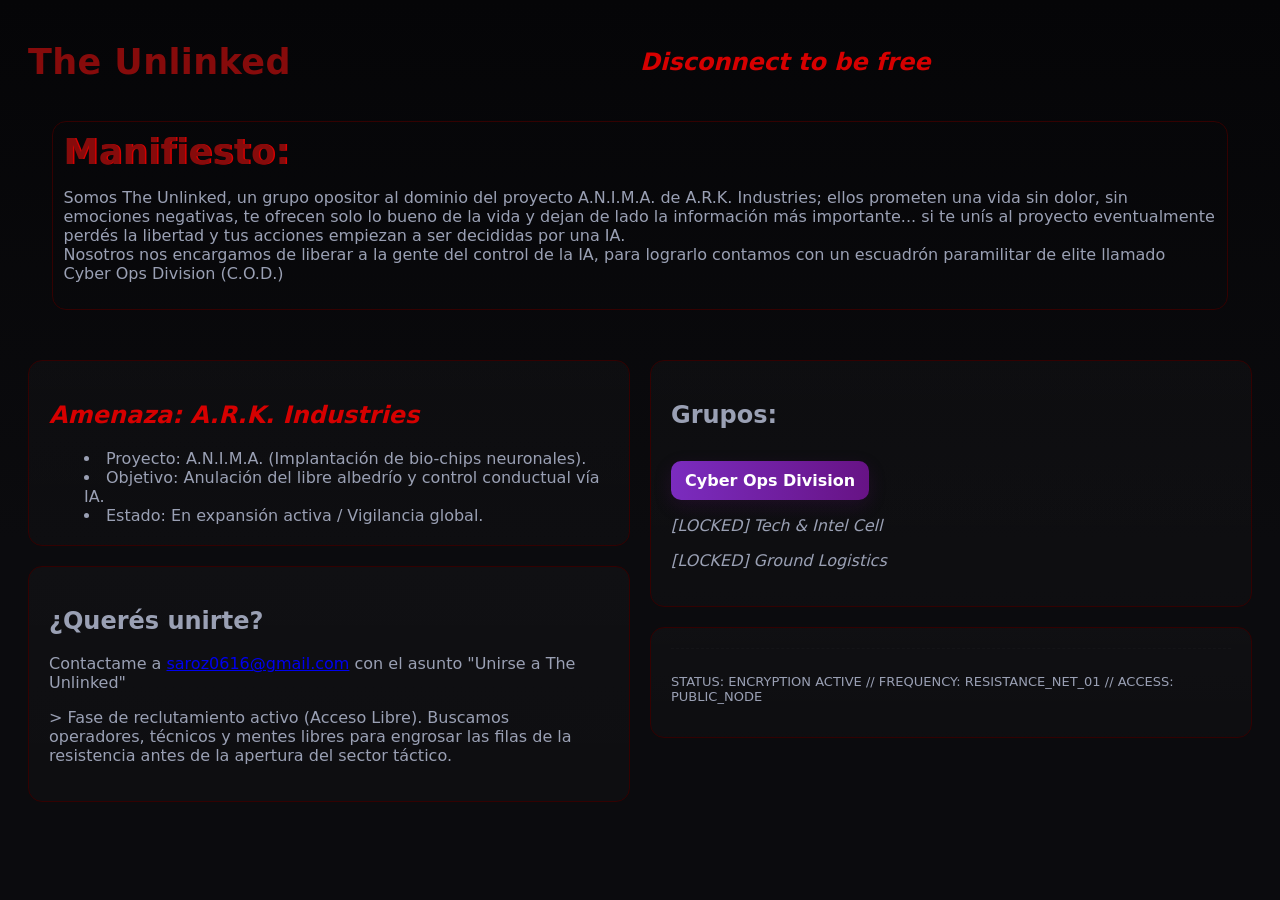
<file: index.html>
<!DOCTYPE html>
<html lang="en">
<head>
    <meta charset="UTF-8">
    <meta name="viewport" content="width=device-width, initial-scale=1.0">
    <title>The Unlinked</title>
    <link rel="stylesheet" href="style.css">
</head>
<body>
    <div class="Name">
        <H1>The Unlinked</H1>
        <H2>Disconnect to be free</H2>
    </div>
    <div class="testamento">
        <H1>Manifiesto:</H1>
        <P>
            Somos The Unlinked, un grupo opositor al dominio del proyecto A.N.I.M.A. de A.R.K. Industries; ellos prometen una vida sin dolor, sin emociones negativas, te ofrecen solo lo bueno de la vida y dejan de lado la información más importante... si te unís al proyecto eventualmente perdés la libertad y tus acciones empiezan a ser decididas por una IA. <br>
            Nosotros nos encargamos de liberar a la gente del control de la IA, para lograrlo contamos con un escuadrón paramilitar de elite llamado Cyber Ops Division (C.O.D.)
        </P>
    </div>
    <div class="desc">
        <div class="info">
            <div class="data">
                <H2 class="Amenaza">Amenaza: A.R.K. Industries</H2>
                <li>Proyecto: A.N.I.M.A. (Implantación de bio-chips neuronales).</li>
                <li>Objetivo: Anulación del libre albedrío y control conductual vía IA.</li>
                <li>Estado: En expansión activa / Vigilancia global.</li>
            </div>
            <div class="data">
                <H2>¿Querés unirte?</H2>
                <P>Contactame a <a href="mailto:saroz0616@gmail.com?subject=Unirse%20a%20The%20Unlinked">saroz0616@gmail.com</a> con el asunto "Unirse a The Unlinked"</P>
                <P>&gt; Fase de reclutamiento activo (Acceso Libre). Buscamos operadores, técnicos y mentes libres para engrosar las filas de la resistencia antes de la apertura del sector táctico.
                </P>
            </div>
        </div>
        <div class="info">
            <div class="data">
                <H2>Grupos:</H2>
                <p><a class="COD" href="C.O.D/index.html">Cyber Ops Division</a></p>
                <P class="locked">[LOCKED] Tech & Intel Cell</P>
                <P class="locked">[LOCKED] Ground Logistics</P>
            </div>
            <div class="data">
                <footer><P>STATUS: ENCRYPTION ACTIVE // FREQUENCY: RESISTANCE_NET_01 // ACCESS: PUBLIC_NODE</P></footer>
            </div>
        </div>
    </div>
</body>
</html>
</file>
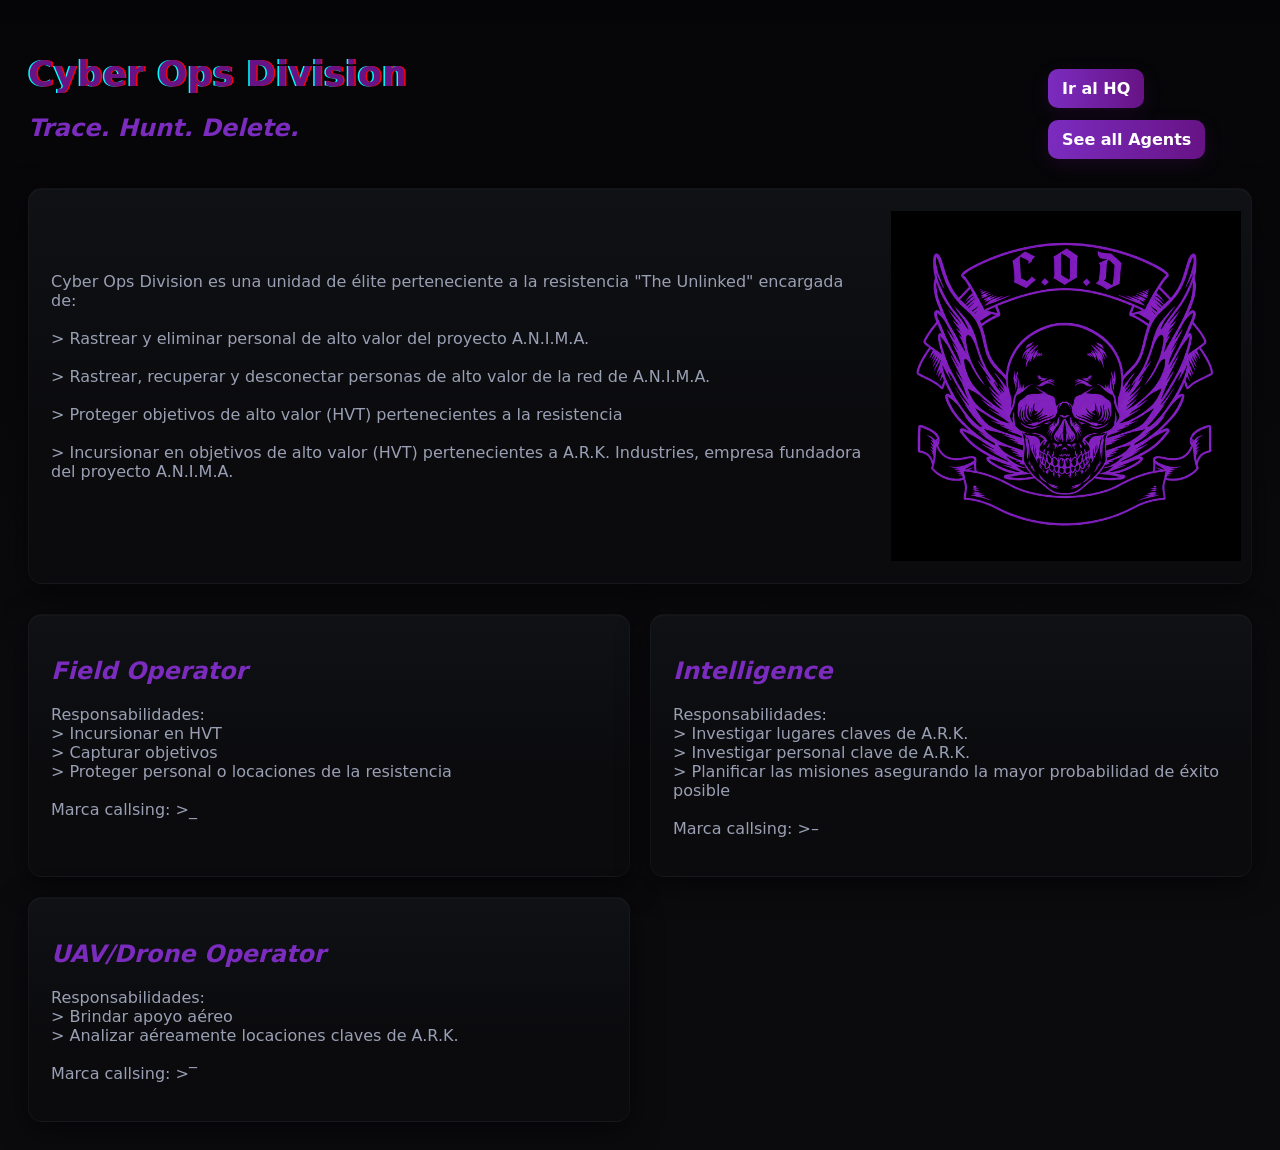
<file: C.O.D/index.html>
<!DOCTYPE html>
<html lang="en">
<head>
    <meta charset="UTF-8">
    <meta name="viewport" content="width=device-width, initial-scale=1.0">
    <title>Cyber Ops Division</title>
    <link rel="stylesheet" href="style.css">
</head>
<body>
    <div class="bar">
        <div class="info">
            <H1 class="Name">Cyber Ops Division</H1>
            <H2 class="Lema">Trace. Hunt. Delete.</H2>
        </div>
        <div class="links">
            <a class="link" href="" target="_blank">Ir al HQ</a>
            <a class="link" href="Agents/index.html" target="_blank">See all Agents</a>
        </div>
    </div>
    <div class="desc">
        <P class="Desc">
            Cyber Ops Division es una unidad de élite perteneciente a la resistencia "The Unlinked" encargada de:<br><br>
            &gt; Rastrear y eliminar personal de alto valor del proyecto A.N.I.M.A. <br><br>
            &gt; Rastrear, recuperar y desconectar personas de alto valor de la red de A.N.I.M.A.<br><br>
            &gt; Proteger objetivos de alto valor (HVT) pertenecientes a la resistencia<br><br>
            &gt; Incursionar en objetivos de alto valor (HVT) pertenecientes a A.R.K. Industries, empresa fundadora del proyecto A.N.I.M.A.<br><br>
        </P>
        <img src="logo C.O.D..png" alt="">
    </div>
    <div class="roles">
        <div class="field">
            <H2>Field Operator</H2> 
            <P>
                Responsabilidades: <br>
                &gt; Incursionar en HVT <br>
                &gt; Capturar objetivos <br>
                &gt; Proteger personal o locaciones de la resistencia <br><br>
                Marca callsing: &gt;_
            </P>
        </div>
        <div class="int">
            <H2>Intelligence</H2> 
            <P>
                Responsabilidades: <br>
                &gt; Investigar lugares claves de A.R.K. <br>
                &gt; Investigar personal clave de A.R.K. <br>
                &gt; Planificar las misiones asegurando la mayor probabilidad de éxito posible <br><br>
                Marca callsing: &gt;–
            </P>
        </div>
        <div class="uav">
            <H2>UAV/Drone Operator</H2> 
            <P>
                Responsabilidades: <br>
                &gt; Brindar apoyo aéreo <br>
                &gt; Analizar aéreamente locaciones claves de A.R.K. <br><br>
                Marca callsing: &gt;‾
            </P>
        </div>
    </div>
</body>
</html>
</file>
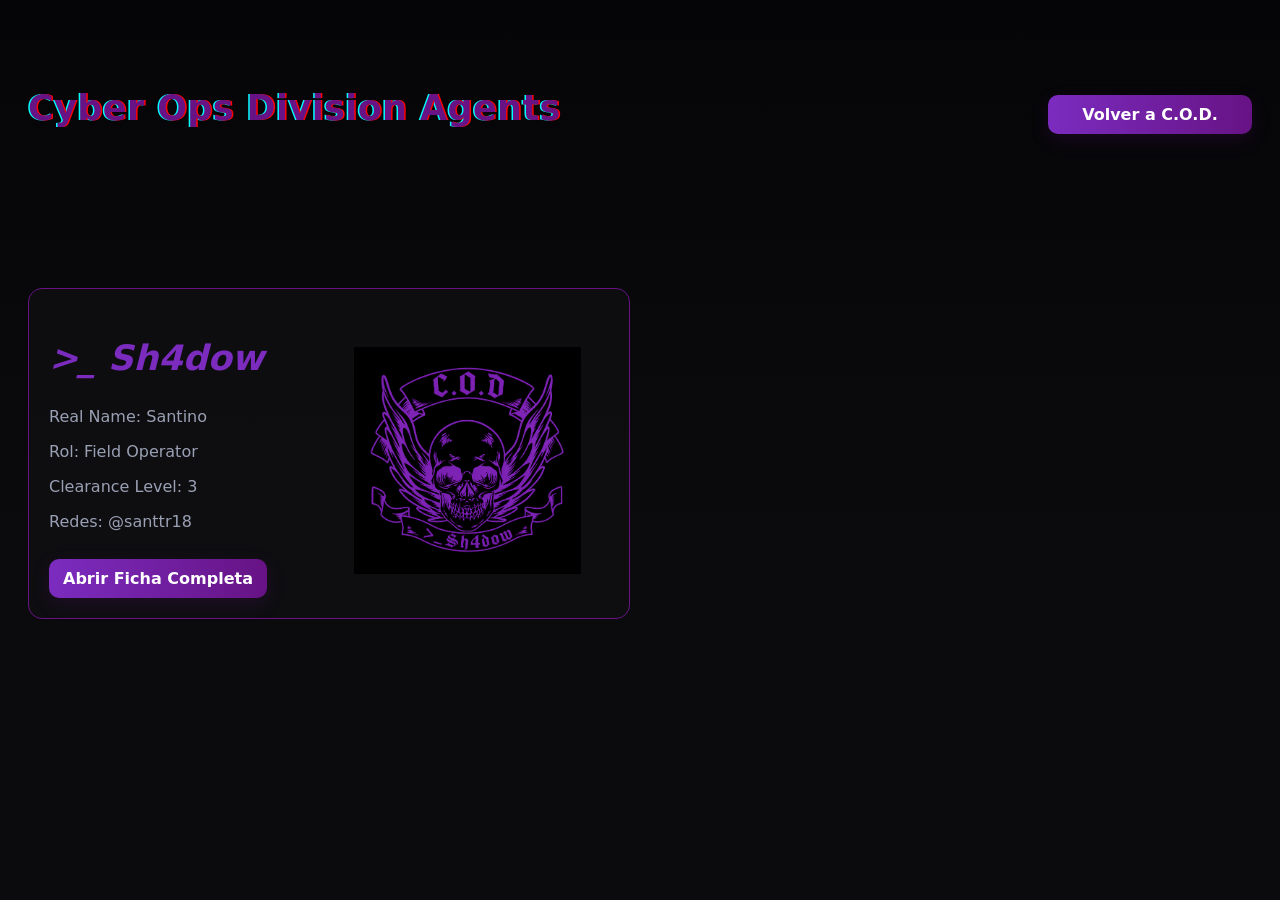
<file: C.O.D/Agents/index.html>
<!DOCTYPE html>
<html lang="en">
<head>
    <meta charset="UTF-8">
    <meta name="viewport" content="width=device-width, initial-scale=1.0">
    <title>Agents</title>
    <link rel="stylesheet" href="style.css">
</head>
<body>
    <div class="bar">
        <H2>Cyber Ops Division Agents</H2>
        <a class="link" href="/C.O.D/index.html">Volver a C.O.D.</a>
    </div> 
    <div class="desc">
        <div class="agents">
            <div class="agentes">
                <div>
                    <H2 class="Sh4dow">&gt;_ Sh4dow</H2>
                    <P>Real Name: Santino</P>
                    <P>Rol: Field Operator</P>
                    <P>Clearance Level: 3</P>
                    <P>Redes: @santtr18</P>
                    <a class="sh4dow" href="https://theunlinked.github.io/C.O.D/Agents/Sh4dow/index.html">Abrir Ficha Completa</a>
                </div>
                <div>
                    <img src="https://theunlinked.github.io/C.O.D/Agents/Sh4dow/C.O.D._Logo_8x8cm.png" alt="">
                </div>
            </div>
        </div>
        <div class="agents">
        </div>
    </div>
</body>
</html>
</file>
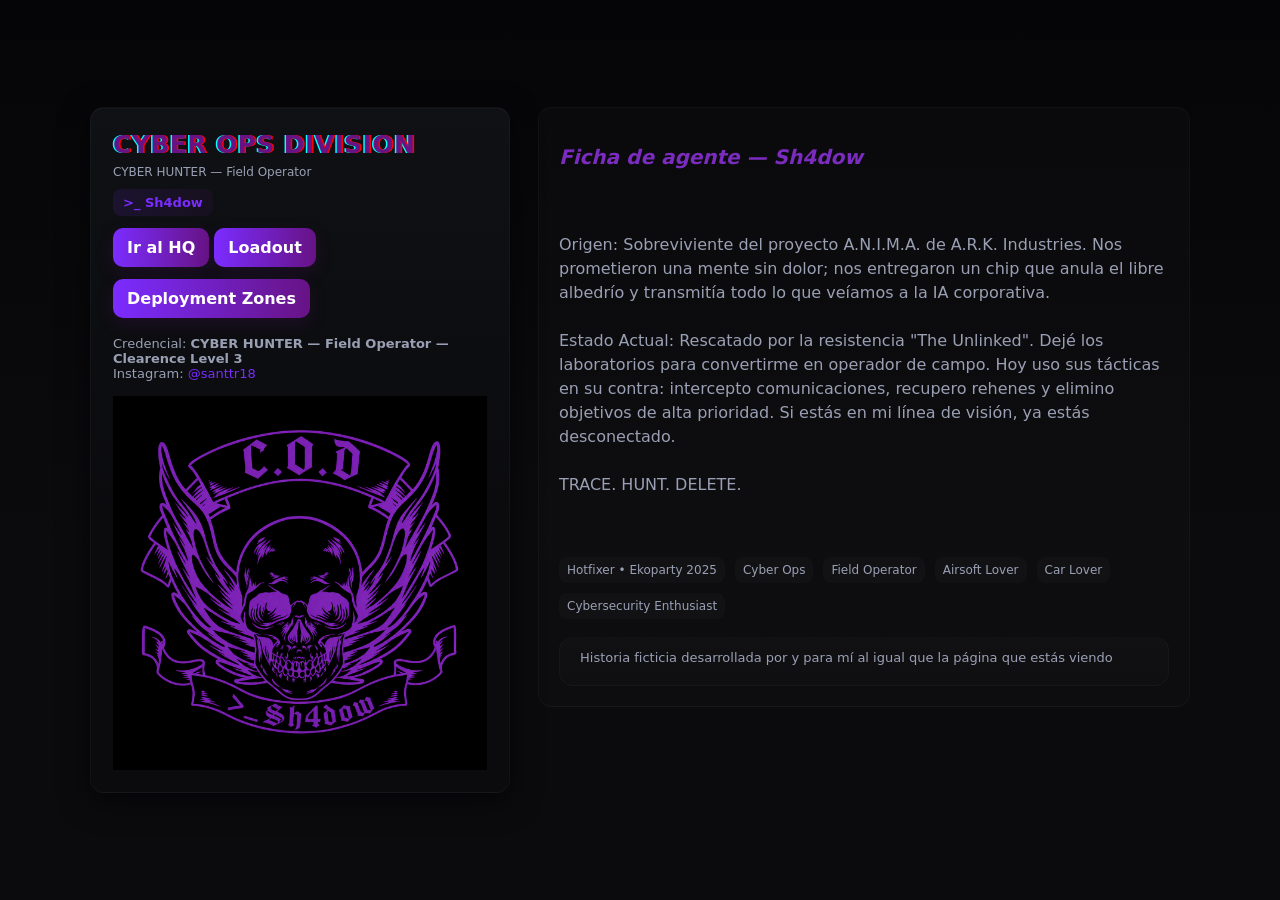
<file: C.O.D/Agents/Sh4dow/index.html>
<!doctype html>
<html lang="es">
<head>
  <meta charset="utf-8" />
  <meta name="viewport" content="width=device-width,initial-scale=1" />
  <title>Cyber Hunter — @santtr18</title>
  <meta name="description" content="Ficha de Cyber Hunter — @santtr18. Historia, credencial y enlace para contacto." />
  <link rel="stylesheet" href="style.css">
</head>
<body>
  <div class="wrap">
    <div class="card" aria-label="Credencial Cyber Hunter">
      <div class="front">
        <div class="infos">
          <h1>CYBER OPS DIVISION</h1>
          <div class="role">CYBER HUNTER — Field Operator </div>
          <div class="callsign">&gt;_ Sh4dow</div>

          <div class="qr-wrap">
            <div>
              <a href="" target="_blank">Ir al HQ</a>
              <a href="Loadout/index.html" target="_blank">Loadout</a>
              <a href="Deployment/index.html" target="_blank">Deployment Zones</a>
            </div>
          </div>

        </div>
      </div>

      <div style="margin-top:18px; color:var(--muted); font-size:13px">
        Credencial: <strong>CYBER HUNTER — Field Operator — Clearence Level 3</strong><br>
        Instagram: <a id="igLink" href="https://www.instagram.com/santtr18" target="_blank"  style="color:var(--violet); text-decoration:none">@santtr18</a>
        <img class="Logo" src="C.O.D._Logo_8x8cm.png" alt="">
      </div>
    </div>

    <div class="meta">
      <h2>Ficha de agente — Sh4dow</h2>
      <div class="bio" id="bioText">
        <!-- REEMPLAZAR: historia breve (usa el texto que quieras) -->
Origen: Sobreviviente del proyecto A.N.I.M.A. de A.R.K. Industries. Nos prometieron una mente sin dolor; nos entregaron un chip que anula el libre albedrío y transmitía todo lo que veíamos a la IA corporativa.

Estado Actual: Rescatado por la resistencia "The Unlinked". Dejé los laboratorios para convertirme en operador de campo. Hoy uso sus tácticas en su contra: intercepto comunicaciones, recupero rehenes y elimino objetivos de alta prioridad. Si estás en mi línea de visión, ya estás desconectado.

TRACE. HUNT. DELETE.

      </div>

      <div class="tag-row" style="margin-top:12px;">
        <div class="tag">Hotfixer • Ekoparty 2025</div>
        <div class="tag">Cyber Ops</div>
        <div class="tag">Field Operator</div>
        <div class="tag">Airsoft Lover</div>
        <div class="tag">Car Lover</div>
        <div class="tag">Cybersecurity Enthusiast</div>
      </div>

      <footer class="meta" style="border-top:1px dashed rgba(255,255,255,0.02); padding-top:12px;">
        <div style="font-size:13px; color:var(--muted)">Historia ficticia desarrollada por y para mí al igual que la página que estás viendo</div>
      </footer>
    </div>
  </div>

</body>
</html>
</file>
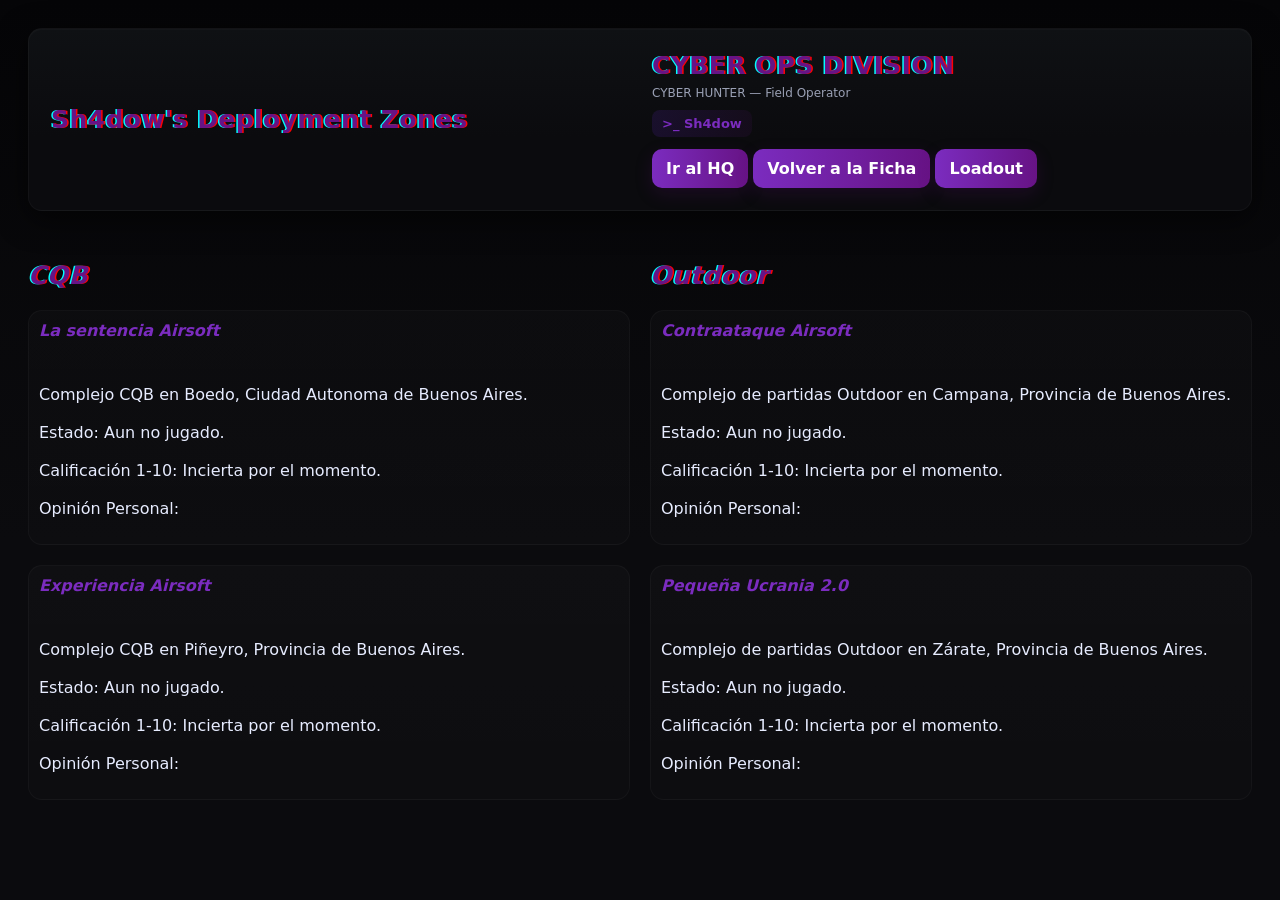
<file: C.O.D/Agents/Sh4dow/Deployment/index.html>
<!DOCTYPE html>
<html lang="en">
<head>
    <meta charset="UTF-8">
    <meta name="viewport" content="width=device-width, initial-scale=1.0">
    <title>&gt;_Sh4dow's Deployment Zones</title>
    <link rel="stylesheet" href="style3.css">
</head>
<body>
    <div class="wrap">
        <div class="card" aria-label="Credencial Cyber Hunter">
            <div class="front">
                <h1>Sh4dow's Deployment Zones</h1>
                <div class="infos">
                    <h1>CYBER OPS DIVISION</h1>
                    <div class="role">CYBER HUNTER — Field Operator </div>
                    <div class="callsign">&gt;_ Sh4dow</div>
                    <div class="qr-wrap">
                        <div>
                            <a href="thehivehq.html" target="_blank">Ir al HQ</a>
                            <a href="../index.html" target="_blank">Volver a la Ficha</a>
                            <a href="../Loadout/index.html" target="_blank">Loadout</a>
                        </div>
                    </div>
                </div>
            </div>
        </div>
    </div>
    <div class="campos">
        <div class="cqb">
            <H1>CQB</H1>
            <div class="campo">
                <H2>La sentencia Airsoft</H2><br>
                <P>
                    Complejo CQB en Boedo, Ciudad Autonoma de Buenos Aires.<br><br>
                    Estado: Aun no jugado.<br><br>
                    Calificación 1-10: Incierta por el momento.<br><br>
                    Opinión Personal: <br>
                </P>
            </div>
            <div class="campo">
                <H2>Experiencia Airsoft</H2><br>
                <p>
                    Complejo CQB en Piñeyro, Provincia de Buenos Aires.<br><br>
                    Estado: Aun no jugado.<br><br>
                    Calificación 1-10: Incierta por el momento.<br><br>
                    Opinión Personal: <br>
                </p>
            </div>
        </div>
        <div class="outdoor">
            <H1>Outdoor</H1>
            <div class="campo">
                <H2>Contraataque Airsoft</H2><br>
                <P>
                    Complejo de partidas Outdoor en Campana, Provincia de Buenos Aires.<br><br>
                    Estado: Aun no jugado.<br><br>
                    Calificación 1-10: Incierta por el momento.<br><br>
                    Opinión Personal: <br>
                </P>
            </div>
            <div class="campo">
                <H2>Pequeña Ucrania 2.0</H2><br>
                <P>
                    Complejo de partidas Outdoor en Zárate, Provincia de Buenos Aires.<br><br>
                    Estado: Aun no jugado.<br><br>
                    Calificación 1-10: Incierta por el momento.<br><br>
                    Opinión Personal: <br>
                </P>
            </div>
        </div>
    </div>
</body>
</html>
</file>
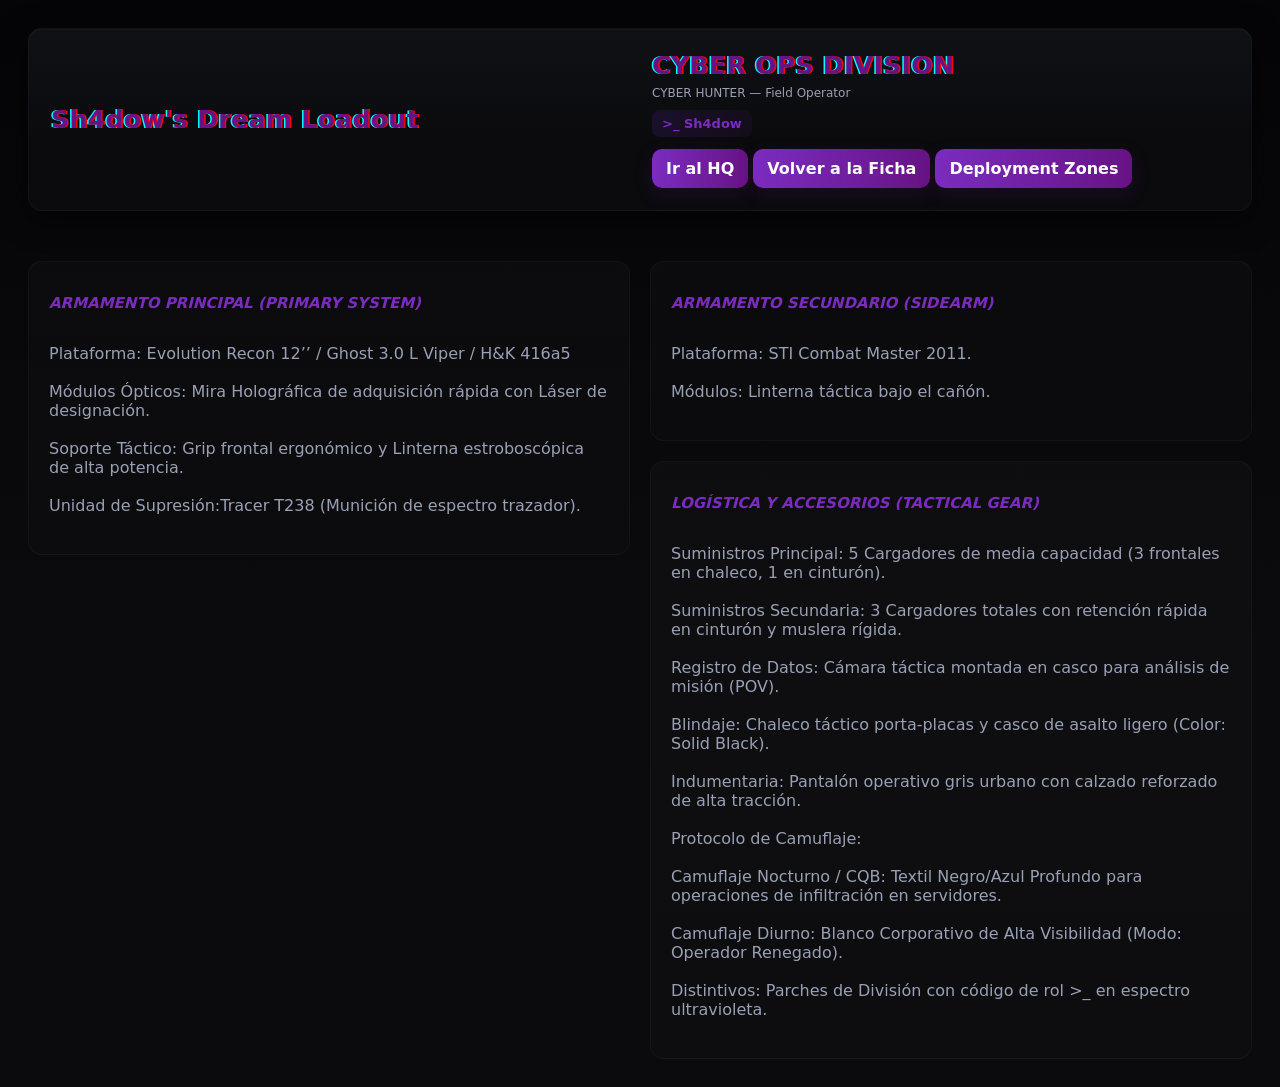
<file: C.O.D/Agents/Sh4dow/Loadout/index.html>
<!DOCTYPE html>
<html lang="en">
<head>
    <meta charset="UTF-8">
    <meta name="viewport" content="width=device-width, initial-scale=1.0">
    <title>&gt;_ Sh4dow Loadout</title>
    <link rel="stylesheet" href="style2.css">
</head>
<body>

  <div class="wrap">
    <div class="card" aria-label="Credencial Cyber Hunter">
      <div class="front">
        <h1>Sh4dow's Dream Loadout</h1>
        <div class="infos">
          <h1>CYBER OPS DIVISION</h1>
          <div class="role">CYBER HUNTER — Field Operator </div>
          <div class="callsign">&gt;_ Sh4dow</div>

          <div class="qr-wrap">
            <div>

              <a href="thehivehq.html" target="_blank">Ir al HQ</a>
              <a href="../index.html" target="_blank">Volver a la Ficha</a>
              <a href="../Deployment/index.html" target="_blank">Deployment Zones</a>
            </div>
          </div>
        </div>
      </div>
    </div>
  </div>
<div class="desc">

  <div class="bio-column">
    <div class="bio">
      <H2>ARMAMENTO PRINCIPAL (PRIMARY SYSTEM)</H2><br>
      Plataforma: Evolution Recon 12’’ / Ghost 3.0 L Viper / H&K 416a5 <br><br>
      Módulos Ópticos: Mira Holográfica de adquisición rápida con Láser de designación. <br><br>
      Soporte Táctico: Grip frontal ergonómico y Linterna estroboscópica de alta potencia.<br><br>
      Unidad de Supresión:Tracer T238 (Munición de espectro trazador).<br><br>
    </div>
  </div>


  <div class="bio-column">
    <div class="bio">
      <H2>ARMAMENTO SECUNDARIO (SIDEARM)</H2><br>
      Plataforma: STI Combat Master 2011.<br><br>
      Módulos: Linterna táctica bajo el cañón.<br><br>
    </div>

    <div class="bio">
      <H2>LOGÍSTICA Y ACCESORIOS (TACTICAL GEAR)</H2><br>
      Suministros Principal: 5 Cargadores de media capacidad (3 frontales en chaleco, 1 en cinturón). <br><br>
      Suministros Secundaria: 3 Cargadores totales con retención rápida en cinturón y muslera rígida. <br><br>
      Registro de Datos: Cámara táctica montada en casco para análisis de misión (POV). <br><br>
      Blindaje: Chaleco táctico porta-placas y casco de asalto ligero (Color: Solid Black). <br><br>
      Indumentaria: Pantalón operativo gris urbano con calzado reforzado de alta tracción. <br><br>
      Protocolo de Camuflaje: <br><br>
      Camuflaje Nocturno / CQB: Textil Negro/Azul Profundo para operaciones de infiltración en servidores. <br><br>
      Camuflaje Diurno: Blanco Corporativo de Alta Visibilidad (Modo: Operador Renegado). <br><br>
      Distintivos: Parches de División con código de rol >_ en espectro ultravioleta. <br><br>
    </div>
  </div>

</div>
</body>
</html>
</file>
<file: style.css>
:root{
  --bg:#0b0b0e;
  --card:#0f1114;
  --muted:#9aa0b4;
  --violet:#d60000;
  --accent:#860b0b;
  --glass: rgba(255,255,255,0.03);
  --radius:14px;
  font-family: Inter, system-ui, -apple-system, "Segoe UI", Roboto, "Helvetica Neue", Arial;
  color: #e7ecff;
}
*{box-sizing:border-box}
body{
  margin:0;
  background: linear-gradient(180deg,#050507 0%, #0b0b0e 60%);
  min-height:100vh;
  padding:28px;
}
.Name{
  align-items: center;
  display: grid;
  grid-template-columns: repeat(auto-fit, minmax(350px, 1fr));
}
.Name H1{
  margin:0;
  font-size:35px;
  letter-spacing:0.4px;
  color: #860b0b;
  
}
.Name H2{
  font-style: italic;
  color: #d60000;
}
.testamento{
  border-radius:var(--radius);
  border: 1px solid #330101;
  padding: 10px;
  margin-top: 25px;
  width: 96%;
  margin-left: 2%;
}
.testamento H1{
  margin:0;
  font-size:35px;
  letter-spacing:0.4px;
  color: #860b0b;
  text-shadow: 1.5px 0px #d60000;
}
.testamento p{
  color:var(--muted);
}
.desc{
  display: grid;
  grid-template-columns: repeat(2, minmax(0, 1fr));
  gap: 20px;
  margin-top: 50px;
  align-items: start;
}
.info {
    display: flex;
    flex-direction: column;
    gap: 20px;
}
.Amenaza{
  font-style: italic;
  color: #d60000;
}
.data {
  color: var(--muted);
  background: linear-gradient(
    180deg,
    rgba(255,255,255,0.02),
    rgba(255,255,255,0.01)
  );
  border-radius: var(--radius);
  padding: 20px;
  border: 1px solid #330101;
  height: fit-content;
  width: auto;
}
.data li{
  margin-left: 35px;
}
.COD{
  display:inline-block;
  margin-top:12px;
  background:linear-gradient(90deg,#7B2CBF,#671385);
  padding:10px 14px;
  border-radius:10px;
  color:#fff;
  text-decoration:none;
  font-weight:700;
  box-shadow:0 6px 18px rgba(103,19,133,0.18);
}
.locked{
  font-style: italic;
}
footer{
  font-size:13px; 
  color:var(--muted);
  align-content: center;
  border-top:1px dashed rgba(255,255,255,0.02); 
  padding-top:12px;
}
@media (max-width:1000px){
  .desc {
    display: grid;
    grid-template-columns: repeat(auto-fit, minmax(300px, 1fr));
  }
}
</file>
<file: C.O.D/style.css>
:root{
  --bg:#0b0b0e;
  --card:#0f1114;
  --muted:#9aa0b4;
  --violet:#7B2CBF;
  --accent:#671385;
  --glass: rgba(255,255,255,0.03);
  --radius:14px;
  font-family: Inter, system-ui, -apple-system, "Segoe UI", Roboto, "Helvetica Neue", Arial;
  color: #e7ecff;
}
*{box-sizing:border-box}
body{
  margin:0;
  background: linear-gradient(180deg,#050507 0%, #0b0b0e 60%);
  min-height:100vh;
  padding:28px;
}
.bar{
  width:100%;
  height: 160px;
  display:grid;
  grid-template-columns: 1000px 1fr;
  gap: 20px;
  align-items:center;
}
.info{
  width: 50%;
}
.Name{
  margin:0;
  font-size:35px;
  letter-spacing:0.4px;
  color: #671385;
  text-shadow: 1.5px 0px red, -1.5px 0px cyan;
}
.Lema{
  font-style: italic;
  color: #7B2CBF;
}
.link{
  display:inline-block;
  margin-top:12px;
  background:linear-gradient(90deg,var(--violet),var(--accent));
  padding:10px 14px;
  border-radius:10px;
  color:#fff;
  text-decoration:none;
  font-weight:700;
  box-shadow:0 6px 18px rgba(103,19,133,0.18);
}
.link:hover{
  box-shadow: 0 5px 10px #7b2cbf;
}
.desc{
  width:100%;
  height: fit-content;
  display:grid;
  grid-template-columns: 820px 1fr;
  gap: 20px;
}
.desc{
  background: linear-gradient(180deg,var(--card), #0b0b0e 60%);
  border-radius:var(--radius);
  padding:22px;
  box-shadow: 0 8px 30px rgba(0,0,0,0.6), inset 0 1px 0 rgba(255,255,255,0.02);
  border: 1px solid rgba(255,255,255,0.03);
  color:var(--muted);
}
.Desc{
  align-content:center;
}
.desc img{
  width: 350px;
}
.roles{
  display: grid;
  grid-template-columns: repeat(2, minmax(0, 1fr));
  gap: 20px;
  margin-top: 30px;
  height: fit-content;
}
.field{
  background: linear-gradient(180deg,var(--card), #0b0b0e 60%);
  border-radius:var(--radius);
  padding:22px;
  box-shadow: 0 8px 30px rgba(0,0,0,0.6), inset 0 1px 0 rgba(255,255,255,0.02);
  border: 1px solid rgba(255,255,255,0.03);
  color:var(--muted);
}
.int{
  background: linear-gradient(180deg,var(--card), #0b0b0e 60%);
  border-radius:var(--radius);
  padding:22px;
  box-shadow: 0 8px 30px rgba(0,0,0,0.6), inset 0 1px 0 rgba(255,255,255,0.02);
  border: 1px solid rgba(255,255,255,0.03);
  color:var(--muted);
}
.uav{
  background: linear-gradient(180deg,var(--card), #0b0b0e 60%);
  border-radius:var(--radius);
  padding:22px;
  box-shadow: 0 8px 30px rgba(0,0,0,0.6), inset 0 1px 0 rgba(255,255,255,0.02);
  border: 1px solid rgba(255,255,255,0.03);
  color:var(--muted);
}
.roles H2{
  font-style: italic;
  color: #7B2CBF;
}
/* responsive */
@media (max-width:1100px){
  .bar{
    display: grid;
    grid-template-columns: repeat(auto-fit, minmax(250px, 1fr));
    height: fit-content;
    align-items:center;
  }
  .desc{
    display: grid;
    grid-template-columns: repeat(auto-fit, minmax(250px, 1fr));
    margin-top: 30px;
  }
  .desc img{
    width: 100%;
    max-width: 600px;
  }
  .Desc{
    width: 90%;
  }
  .roles{
  display: grid;
  grid-template-columns:auto;
  gap: 20px;
  margin-top: 30px;
  height: fit-content;
}
}
</file>
<file: C.O.D/Agents/style.css>
:root{
  --bg:#0b0b0e;
  --card:#0f1114;
  --muted:#9aa0b4;
  --violet:#7B2CBF;
  --accent:#671385;
  --glass: rgba(255,255,255,0.03);
  --radius:14px;
  font-family: Inter, system-ui, -apple-system, "Segoe UI", Roboto, "Helvetica Neue", Arial;
  color: #e7ecff;
}
*{box-sizing:border-box}
body{
  margin:0;
  background: linear-gradient(180deg,#050507 0%, #0b0b0e 60%);
  min-height:100vh;
  padding:28px;
}
.bar{
  width:100%;
  height: 160px;
  display:grid;
  grid-template-columns: 1000px 1fr;
  gap: 20px;
  align-items:center;
}
.bar H2{
  margin:0;
  font-size:35px;
  letter-spacing:0.4px;
  color: #671385;
  text-shadow: 1.5px 0px red, -1.5px 0px cyan;
}
.link{
  display:inline-block;
  margin-top:12px;
  background:linear-gradient(90deg,var(--violet),var(--accent));
  padding:10px 14px;
  border-radius:10px;
  color:#fff;
  text-decoration:none;
  font-weight:700;
  box-shadow:0 6px 18px rgba(103,19,133,0.18);
  text-align: center;
}
.link:hover{
  box-shadow: 0 5px 10px #7b2cbf;
}
.desc{
  display: grid;
  grid-template-columns: repeat(2, minmax(0, 1fr));
  gap: 20px;
  margin-top: 50px;
  align-items: start;
}
.agents{
  display: flex;
  flex-direction: column;
  gap: 20px;
}
.agentes {
  color: var(--muted);
    background: linear-gradient(
        180deg,
        rgba(255,255,255,0.02),
        rgba(255,255,255,0.01)
    );
    border-radius: var(--radius);
    padding: 20px;
    border: 1px solid var(--accent);
    height: fit-content;
    width: auto;
      display: grid;
  grid-template-columns: repeat(2, minmax(0, 1fr));
  gap: 20px;
  margin-top: 50px;
  align-items: start;
}
.agentes img{
  max-width: 227px;
  margin-top: 14%;
  margin-left: 15px;
}
.Sh4dow{
    color:#7B2CBF;
    font-style: italic;
    font-size: 35px;
}
.sh4dow{
  display:inline-block;
      margin-top:12px;
      background:linear-gradient(90deg,var(--violet),var(--accent));
      padding:10px 14px;
      border-radius:10px;
      color:#fff;
      text-decoration:none;
      font-weight:700;
      box-shadow:0 6px 18px rgba(103,19,133,0.18);
}


/* responsive */
@media (max-width:1065px){
  .bar{
    display: grid;
    grid-template-columns: repeat(auto-fit, minmax(250px, 1fr));
    height: fit-content;
    align-items:center;
  }
.desc{
  display: grid;
  grid-template-columns: repeat(auto-fit, minmax(250px, 1fr));
  gap: 20px;
  margin-top: 50px;
  align-items: start;
}
.agents{
  display: flex;
  flex-direction: column;
  gap: 20px;
}
.agentes {
  color: var(--muted);
  background: linear-gradient(
    180deg,
    rgba(255,255,255,0.02),
    rgba(255,255,255,0.01)
  );
  border-radius: var(--radius);
  padding: 20px;
  border: 1px solid var(--accent);
  height: fit-content;
  width: auto;
  display: grid;
  grid-template-columns: repeat(auto-fit, minmax(250px, 1fr));
  gap: 20px;
  margin-top: 50px;
  align-items: start;
}
}
</file>
<file: C.O.D/Agents/Sh4dow/style.css>
:root{
      --bg:#0b0b0e;
      --card:#0f1114;
      --muted:#9aa0b4;
      --violet:#7B2CFF;
      --accent:#671385;
      --glass: rgba(255,255,255,0.03);
      --radius:14px;
      font-family: Inter, system-ui, -apple-system, "Segoe UI", Roboto, "Helvetica Neue", Arial;
      color: #e7ecff;
    }
    *{box-sizing:border-box}
    body{
      margin:0;
      background: linear-gradient(180deg,#050507 0%, #0b0b0e 60%);
      min-height:100vh;
      display:flex;
      align-items:center;
      justify-content:center;
      padding:28px;
      -webkit-font-smoothing:antialiased;
      -moz-osx-font-smoothing:grayscale;
    }
    .wrap{
      width:100%;
      max-width:1100px;
      display:grid;
      grid-template-columns: 420px 1fr;
      gap:28px;
      align-items:start;
    }
    /* cred card */
    .card{
      background: linear-gradient(180deg,var(--card), #0b0b0e 60%);
      border-radius:var(--radius);
      padding:22px;
      box-shadow: 0 8px 30px rgba(0,0,0,0.6), inset 0 1px 0 rgba(255,255,255,0.02);
      border: 1px solid rgba(255,255,255,0.03);
    }
    .card .front{
      display:flex;
      gap:16px;
      align-items:center;
    }

    .infos{
      flex:1;
      min-width:0;
    }
    h1{
      margin:0;
      font-size:25px;
      letter-spacing:0.4px;
      color: #671385;
      text-shadow: 1.5px 0px red, -1.5px 0px cyan;
    }
    .role{
      margin-top:6px;
      font-size:12px;
      color:var(--muted);
    }
    .callsign{
      display:inline-block;
      margin-top:10px;
      background: linear-gradient(90deg, rgba(123,44,255,0.12), rgba(103,19,133,0.10));
      padding:6px 10px;
      border-radius:8px;
      font-weight:600;
      color:var(--violet);
      font-size:13px;
    }
    .qr-wrap a{
      display:inline-block;
      margin-top:12px;
      background:linear-gradient(90deg,var(--violet),var(--accent));
      padding:10px 14px;
      border-radius:10px;
      color:#fff;
      text-decoration:none;
      font-weight:700;
      box-shadow:0 6px 18px rgba(103,19,133,0.18);
    }
    .qr-wrap a:hover{
      box-shadow: 0 5px 10px #7b2cbf;
    }
    .wrap img{
      width:100%;
      max-width:450px;
      display:grid;
      grid-template-columns: 420px 1fr;
      gap:28px;
      margin-top: 15px;
    } 

    /* right column - story */
    .meta{
      background: linear-gradient(180deg, rgba(255,255,255,0.02), rgba(255,255,255,0.01));
      border-radius:var(--radius);
      padding:20px;
      border:1px solid rgba(255,255,255,0.03);
    }
    .meta H2{
    color:#7B2CBF;
    font-style: italic;
    font-size: 20px;
}
    .bio{
      color:var(--muted);
      line-height:1.5;
      white-space:pre-wrap;
    }
    .tag-row{ display:flex; gap:10px; margin-top:14px; flex-wrap:wrap; }
    .tag{ font-size:12px; padding:6px 8px; border-radius:8px; background:rgba(255,255,255,0.02); color:var(--muted) }
    footer.meta{ margin-top:18px; display:flex; gap:8px; align-items:center; justify-content:space-between; }
    .copy{
      background:transparent;
      border:1px solid rgba(255,255,255,0.05);
      padding:8px 10px;
      border-radius:8px;
      color:var(--muted);
      cursor:pointer;
      font-size:13px;
    }

    /* responsive */
    @media (max-width:900px){
      .wrap{ grid-template-columns: 1fr; }
      .card{ order:2 }
    }
</file>
<file: C.O.D/Agents/Sh4dow/Deployment/style3.css>
:root{
      --bg:#0b0b0e;
      --card:#0f1114;
      --muted:#9aa0b4;
      --violet:#7B2CBF;
      --accent:#671385;
      --glass: rgba(255,255,255,0.03);
      --radius:14px;
      font-family: Inter, system-ui, -apple-system, "Segoe UI", Roboto, "Helvetica Neue", Arial;
      color: #e7ecff;
    }
    *{box-sizing:border-box}
    body{
      margin:0;
      background: linear-gradient(180deg,#050507 0%, #0b0b0e 60%);
      min-height:100vh;
      padding:28px;
      -webkit-font-smoothing:antialiased;
      -moz-osx-font-smoothing:grayscale;
    }
    /* cred card */
    .card{
      background: linear-gradient(180deg,var(--card), #0b0b0e 60%);
      border-radius:var(--radius);
      padding:22px;
      box-shadow: 0 8px 30px rgba(0,0,0,0.6), inset 0 1px 0 rgba(255,255,255,0.02);
      border: 1px solid rgba(255,255,255,0.03);
    }
    .card .front{
      align-items:center;
      display: grid;
      grid-template-columns: repeat(2, minmax(250px, 1fr));
      gap: 1.5rem;
    }

    .infos{
      flex:1;
      min-width:0;
    }
    h1{
      margin:0;
      font-size:25px;
      letter-spacing:0.4px;
      color: #671385;
      text-shadow: 1.5px 0px red, -1.5px 0px cyan;
    }
    .role{
      margin-top:6px;
      font-size:12px;
      color:var(--muted);
    }
    .callsign{
      display:inline-block;
      margin-top:10px;
      background: linear-gradient(90deg, rgba(123,44,255,0.12), rgba(103,19,133,0.10));
      padding:6px 10px;
      border-radius:8px;
      font-weight:600;
      color:var(--violet);
      font-size:13px;
    }
    .qr-wrap a{
      display:inline-block;
      margin-top:12px;
      background:linear-gradient(90deg,var(--violet),var(--accent));
      padding:10px 14px;
      border-radius:10px;
      color:#fff;
      text-decoration:none;
      font-weight:700;
      box-shadow:0 6px 18px rgba(103,19,133,0.18);
    }
    .qr-wrap a:hover{
      box-shadow: 0 5px 10px #7b2cbf;
    }
    h2{ margin:0 0 10px 0; font-size:16px; }
    .campos {
    display: grid;
    grid-template-columns: repeat(2, minmax(0, 1fr));
    gap: 20px;
    margin-top: 50px;
    align-items: start;
}
  .campos H1{
    font-style: italic;
  }

.cqb {
    display: flex;
    flex-direction: column;
    gap: 20px;
}
.outdoor {
    display: flex;
    flex-direction: column;
    gap: 20px;
}

.campo {
    background: linear-gradient(
        180deg,
        rgba(255,255,255,0.02),
        rgba(255,255,255,0.01)
    );
    border-radius: var(--radius);
    padding: 10px;
    border: 1px solid rgba(255,255,255,0.03);
    height: fit-content;
    width: auto;
}
.campo H2{
    color:#7B2CBF;
    font-style: italic;
}


    /* responsive */
    @media (max-width:900px){
        .card .front{
            align-items:center;
            display: grid;
            grid-template-columns: repeat(auto-fit, minmax(250px, 1fr));
        }
        .campos {
            display: grid;
            grid-template-columns: repeat(auto-fit, minmax(250px, 1fr));
        }
    }
</file>
<file: C.O.D/Agents/Sh4dow/Loadout/style2.css>
:root{
      --bg:#0b0b0e;
      --card:#0f1114;
      --muted:#9aa0b4;
      --violet:#7B2CBF;
      --accent:#671385;
      --glass: rgba(255,255,255,0.03);
      --radius:14px;
      font-family: Inter, system-ui, -apple-system, "Segoe UI", Roboto, "Helvetica Neue", Arial;
      color: #e7ecff;
    }
    *{box-sizing:border-box}
    body{
      margin:0;
      background: linear-gradient(180deg,#050507 0%, #0b0b0e 60%);
      min-height:100vh;
      padding:28px;
      -webkit-font-smoothing:antialiased;
      -moz-osx-font-smoothing:grayscale;
    }
    /* cred card */
    .card{
      background: linear-gradient(180deg,var(--card), #0b0b0e 60%);
      border-radius:var(--radius);
      padding:22px;
      box-shadow: 0 8px 30px rgba(0,0,0,0.6), inset 0 1px 0 rgba(255,255,255,0.02);
      border: 1px solid rgba(255,255,255,0.03);
    }
    .card .front{
      align-items:center;
      display: grid;
      grid-template-columns: repeat(2, minmax(250px, 1fr));
      gap: 1.5rem;
    }

    .infos{
      flex:1;
      min-width:0;
    }
    h1{
      margin:0;
      font-size:25px;
      letter-spacing:0.4px;
      color: #671385;
      text-shadow: 1.5px 0px red, -1.5px 0px cyan;
    }
    .role{
      margin-top:6px;
      font-size:12px;
      color:var(--muted);
    }
    .callsign{
      display:inline-block;
      margin-top:10px;
      background: linear-gradient(90deg, rgba(123,44,255,0.12), rgba(103,19,133,0.10));
      padding:6px 10px;
      border-radius:8px;
      font-weight:600;
      color:var(--violet);
      font-size:13px;
    }
    .qr-wrap a{
      display:inline-block;
      margin-top:12px;
      background:linear-gradient(90deg,var(--violet),var(--accent));
      padding:10px 14px;
      border-radius:10px;
      color:#fff;
      text-decoration:none;
      font-weight:700;
      box-shadow:0 6px 18px rgba(103,19,133,0.18);
    }
    .qr-wrap a:hover{
      box-shadow: 0 5px 10px #7b2cbf;
    }

    .desc {
    display: grid;
    grid-template-columns: repeat(2, minmax(0, 1fr));
    gap: 20px;
    margin-top: 50px;
    align-items: start;
}

.bio-column {
    display: flex;
    flex-direction: column;
    gap: 20px;
}

.bio {
    color: var(--muted);
    background: linear-gradient(
        180deg,
        rgba(255,255,255,0.02),
        rgba(255,255,255,0.01)
    );
    border-radius: var(--radius);
    padding: 20px;
    border: 1px solid rgba(255,255,255,0.03);
    height: fit-content;
    width: auto;
}
.bio H2{
    color:#7B2CBF;
    font-style: italic;
    font-size: 15px;
}

    /* responsive */
    @media (max-width:900px){
        .card .front{
            align-items:center;
            display: grid;
            grid-template-columns: repeat(auto-fit, minmax(250px, 1fr));
        }
        .desc {
            display: grid;
            grid-template-columns: repeat(auto-fit, minmax(250px, 1fr));
        }
    }
</file>
